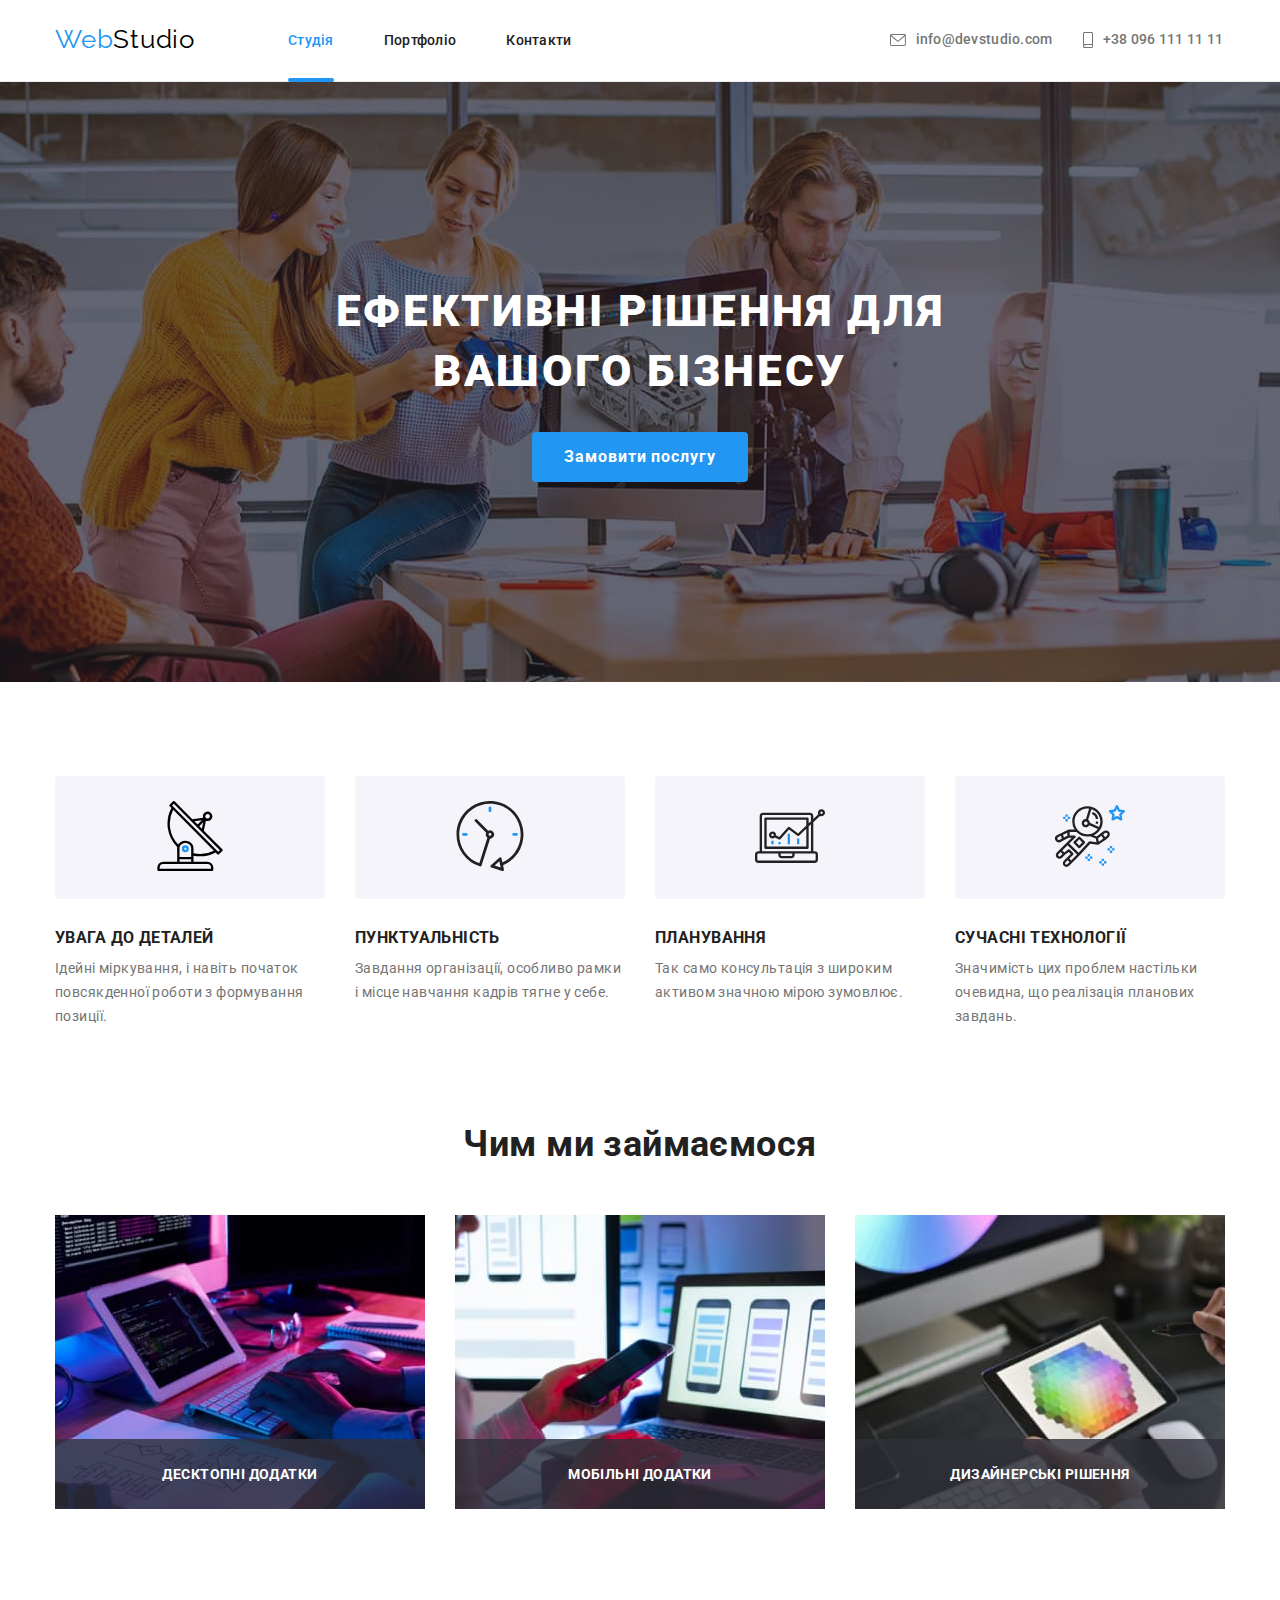
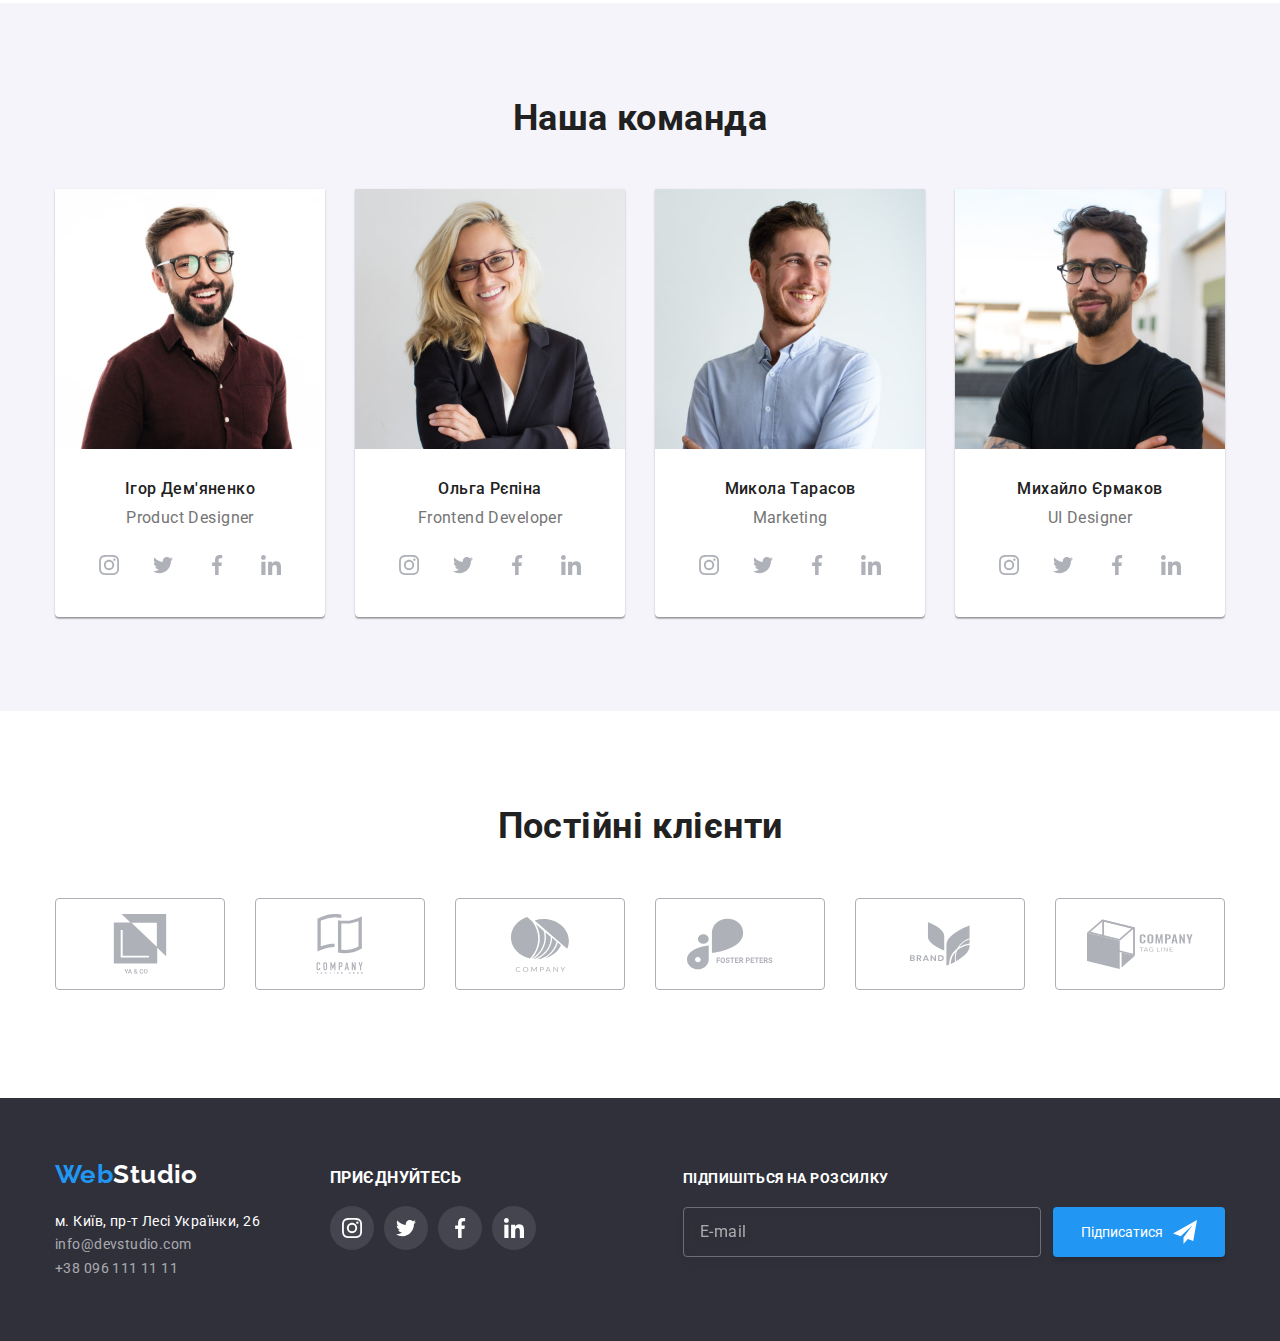
<file: index.html>
<!DOCTYPE html>
<html lang="en">
  <head>
    <meta charset="UTF-8" />
    <meta http-equiv="X-UA-Compatible" content="IE=edge" />
    <meta name="viewport" content="width=device-width, initial-scale=1.0" />
    <link rel="preconnect" href="https://fonts.googleapis.com" />
    <link rel="preconnect" href="https://fonts.gstatic.com" crossorigin />
    <link
      href="https://fonts.googleapis.com/css2?family=Raleway:wght@700&family=Roboto:wght@400;500;700;900&display=swap"
      rel="stylesheet"
    />
    <link rel="stylesheet" href="css/modern-normalize.css" />
    <link rel="stylesheet" href="css/main.min.css" />
    <title>Studio</title>
  </head>
  <body>
    
    <!--Header-->
    <header class="page-header">
      <div class="container page-header__content">
        <nav class="site-navigation">
          <a href="./index.html" class="site-navigation__logo"
            ><span class="site-navigation__label">Web</span
            ><span class="site-navigation__label">Studio</span>
          </a>
          <ul class="site-navigation__list">
            <li><a href="#" class="site-navigation__link site-navigation__link--active">Студія</a></li>
            <li><a href="./portfolio.html" class="site-navigation__link">Портфоліо</a></li>
            <li><a href="Contact" class="site-navigation__link">Контакти</a></li>
          </ul>
        </nav>
        <ul class="site-contacts">
          <li class="site-contacts__item">
            <a href="mailto:info@devstudio.com" class="site-contacts__link"
              ><svg width="16" height="12" class="site-contacts__icon">
                <use href="./img/icons.svg#icon-envelope-hover-1"></use>
              </svg>info@devstudio.com</a
            >           
          </li>
          <li class="site-contacts__item">
            <a href="tel:+380961111111" class="site-contacts__link site-contacts__link--identation">
              <svg width="10" height="16" class="site-contacts__icon">
              <use href="./img/icons.svg#icon-smartphone-1"></use>
            </svg>+38 096 111 11 11</a>
          </li>
        </ul>
      </div>
    </header>

    <!--Main-->
    <main>
      <!--Head-->
      <section class="section page-head">
        <div class="head-content">
          <h1 class="head-content__title">
            Ефективні рішення для вашого бізнесу
          </h1>
          <button type="button" class="head-content__button" data-modal-open>Замовити послугу</button>
          </div>

      <!--Modal-->
          <div class="backdrop is-hidden" data-modal>
            <div class="modal">
              <button data-modal-close class="modal__button">
                <svg width="18" height="18">
                  <use href="./img/icons.svg#icon-close"></use>
                </svg>
              </button>
              <!--Form-->
              <form class="form">
                <p class="form__text">Залиште свої дані, ми вам передзвонимо</p> 
              <div class="form-field">
                <label for="name" class="form-field__label">Ім'я</label>
                <input type="name" name="name" id="name" class="form-field__input"/>
                <svg width="18" height="18">
                  <use href="./img/icons.svg#icon-person-black"></use>
                </svg>
              </div>
              <div class="form-field">
                <label for="tel" class="form-field__label">Телефон</label>
                <input type="tel" name="tel" id="tel" class="form-field__input" />
                <svg width="18" height="18">
                  <use href="./img/icons.svg#icon-phone-black"></use>
                </svg>
              </div>
              <div class="form-field">
                <label for="email" class="form-field__label">Почта</label>
                <input type="email" name="email" id="email" class="form-field__input" />
                <svg width="18" height="18">
                  <use href="./img/icons.svg#icon-email-black"></use>
                </svg>
              </div>
              <div class="form-field">
                <label for="comment" class="form-field__label">Коментар</label>
                <textarea name="comment" id="comment" rows="8" placeholder="Введіть текст" class="form-field__comment"></textarea>
              </div>
              <div class="policy-checkbox">
                  <input type="checkbox" name="policy" id="policy" class="visually-hidden"/>
                  <button class="policy-checkbox__button">
                    <svg width="11" height="8">
                      <use href="./img/icons.svg#icon-check"></use>
                    </svg>
                  </button>
                <label for="policy" class="policy-checkbox__label">Погоджуюся з розсилкою та приймаю <a href="#" class="policy-checkbox__link">Умови договору </a> </label>
              </div>
                <button type="submit" class="form__button">Відправити</button>
            
            </form>
              
            </div>
          </div>
      </section>

      <!--Features-->
      <section class="section">
        <div class="container">
          <h2 class="visually-hidden">Переваги</h2>
          <ul class="precedence">
            <li class="precedence__item">
              <div class="precedence__icon">
                <svg width="70" height="70">
                  <use href="./img/icons.svg#icon-antenna-1"></use>
                </svg>
              </div>
              <h3 class="precedence__title">УВАГА ДО ДЕТАЛЕЙ</h3>
              <p class="precedence__text">
                Ідейні міркування, і навіть початок повсякденної роботи з
                формування позиції.
              </p>
            </li>
            <li class="precedence__item">
              <div class="precedence__icon">
                <svg width="70" height="70">
                  <use href="./img/icons.svg#icon-clock-1"></use>
                </svg>
              </div>
              <h3 class="precedence__title">ПУНКТУАЛЬНІСТЬ</h3>
              <p class="precedence__text">
                Завдання організації, особливо рамки і місце навчання кадрів
                тягне у себе.
              </p>
            </li>
            <li class="precedence__item">
              <div class="precedence__icon">
                <svg width="70" height="70">
                  <use href="./img/icons.svg#icon-diagram-1"></use>
                </svg>
              </div>
              <h3 class="precedence__title">ПЛАНУВАННЯ</h3>
              <p class="precedence__text">
                Так само консультація з широким активом значною мірою зумовлює.
              </p>
            </li>
            <li class="precedence__item">
              <div class="precedence__icon">
                <svg width="70" height="70">
                  <use href="./img/icons.svg#icon-astronaut-1"></use>
                </svg>
              </div>
              <h3 class="precedence__title">СУЧАСНІ ТЕХНОЛОГІЇ</h3>
              <p class="precedence__text">
                Значимість цих проблем настільки очевидна, що реалізація
                планових завдань.
              </p>
            </li>
          </ul>
        </div>
      </section>

      <!--Work-->
      <section class="section our-works">
        <div class="container">
          <h2 class="our-works__title">Чим ми займаємося</h2>
          <ul class="gallery">
            <li  class="gallery__item"> 
              <img
                class="gallery__image"
                src="img/process-writing-code.jpg"
                alt="Process writing code"
                width="370"
                height="294"
              />
            <div class="gallery__text">
              <p>Десктопні додатки</p>
            </div>
            </li>
            <li  class="gallery__item">  
              <img
                class="gallery__image"
                src="img/development-of-a-mobile-application.jpg"
                alt="Development of a mobile application"
                width="370"
                height="294"
              />
              <div class="gallery__text">
              <p>Мобільні додатки</p> 
            </div>
            </li>
            <li class="gallery__item">
              <img
                class="gallery__image"
                src="img/color-scheme.jpg"
                alt="Color scheme"
                width="370"
                height="294"
              />
              <div class="gallery__text">
              <p>Дизайнерські рішення</p> 
            </div>
            </li>
          </ul>
        </div>
      </section>

      <!--Team-->
      <section class="section our-team">
        <div class="container">
          <h2 class="our-team__title">Наша команда</h2>
          <ul class="portfolio-team">
            <li class="portfolio-team__item">
              <img
                src="img/ihor-demyanenko-photo.jpg"
                alt="Ihor Demyanenko photo"
                width="270"
                height="260"
              />
              <div class="portfolio-team__content">
                <h3 class="portfolio-team__name">Ігор Дем'яненко</h3>
                <p class="portfolio-team__text">Product Designer</p>
              </div>
              <ul class="portfolio-team__network">
                <li>
                  <a href="" class="portfolio-team__link">
                    <svg width="20" height="20" class="portfolio-team__icon">
                      <use href="./img/icons.svg#icon-instagram-2"></use>
                    </svg>
                  </a>
                </li>
                <li>
                  <a href="" class="portfolio-team__link">
                    <svg width="20" height="20" class="portfolio-team__icon">
                      <use href="./img/icons.svg#icon-twitter-1"></use>
                    </svg>
                  </a>
                </li>
                <li>
                  <a href="" class="portfolio-team__link">
                    <svg width="20" height="20" class="portfolio-team__icon">
                      <use href="./img/icons.svg#icon-facebook-1"></use>
                    </svg>
                  </a>
                </li>
                <li>
                  <a href="" class="portfolio-team__link">
                    <svg width="20" height="20" class="portfolio-team__icon">
                      <use href="./img/icons.svg#icon-linkedin-1"></use>
                    </svg>
                  </a>
                </li>
              </ul>
            </li>
            <li class="portfolio-team__item">
              <img
                src="img/olga-repina-photo.jpg"
                alt="Olga Repina photo"
                width="270"
                height="260"
              />
              <div class="portfolio-team__content">
                <h3 class="portfolio-team__name">Ольга Рєпіна</h3>
                <p class="portfolio-team__text">Frontend Developer</p>
              </div>
              <ul class="portfolio-team__network">
                <li>
                  <a href="" class="portfolio-team__link">
                    <svg width="20" height="20" class="portfolio-team__icon">
                      <use href="./img/icons.svg#icon-instagram-2"></use>
                    </svg>
                  </a>
                </li>
                <li>
                  <a href="" class="portfolio-team__link">
                    <svg width="20" height="20" class="portfolio-team__icon">
                      <use href="./img/icons.svg#icon-twitter-1"></use>
                    </svg>
                  </a>
                </li>
                <li>
                  <a href="" class="portfolio-team__link">
                    <svg width="20" height="20" class="portfolio-team__icon">
                      <use href="./img/icons.svg#icon-facebook-1"></use>
                    </svg>
                  </a>
                </li>
                <li>
                  <a href="" class="portfolio-team__link">
                    <svg width="20" height="20" class="portfolio-team__icon">
                      <use href="./img/icons.svg#icon-linkedin-1"></use>
                    </svg>
                  </a>
                </li>
              </ul>
            </li>
            <li class="portfolio-team__item">
              <img
                src="img/mykola-tarasov-photo.jpg"
                alt="Mykola Tarasov photo"
                width="270"
                height="260"
              />
              <div class="portfolio-team__content">
                <h3 class="portfolio-team__name">Микола Тарасов</h3>
                <p class="portfolio-team__text">Marketing</p>
              </div>
              <ul class="portfolio-team__network">
                <li>
                  <a href="" class="portfolio-team__link">
                    <svg width="20" height="20" class="portfolio-team__icon">
                      <use href="./img/icons.svg#icon-instagram-2"></use>
                    </svg>
                  </a>
                </li>
                <li>
                  <a href="" class="portfolio-team__link">
                    <svg width="20" height="20" class="portfolio-team__icon">
                      <use href="./img/icons.svg#icon-twitter-1"></use>
                    </svg>
                  </a>
                </li>
                <li>
                  <a href="" class="portfolio-team__link">
                    <svg width="20" height="20" class="portfolio-team__icon">
                      <use href="./img/icons.svg#icon-facebook-1"></use>
                    </svg>
                  </a>
                </li>
                <li>
                  <a href="" class="portfolio-team__link">
                    <svg width="20" height="20" class="portfolio-team__icon">
                      <use href="./img/icons.svg#icon-linkedin-1"></use>
                    </svg>
                  </a>
                </li>
              </ul>
            </li>
            <li class="portfolio-team__item">
              <img
                src="img/mykhailo-yermakov-photo.jpg"
                alt="Mykhailo Yermakov photo"
                width="270"
                height="260"
              />
              <div class="portfolio-team__content">
                <h3 class="portfolio-team__name">Михайло Єрмаков</h3>
                <p class="portfolio-team__text">UI Designer</p>
              </div>
              <ul class="portfolio-team__network">
                <li>
                  <a href="" class="portfolio-team__link">
                    <svg width="20" height="20" class="portfolio-team__icon">
                      <use href="./img/icons.svg#icon-instagram-2"></use>
                    </svg>
                  </a>
                </li>
                <li>
                  <a href="" class="portfolio-team__link">
                    <svg width="20" height="20" class="portfolio-team__icon">
                      <use href="./img/icons.svg#icon-twitter-1"></use>
                    </svg>
                  </a>
                </li>
                <li>
                  <a href="" class="portfolio-team__link">
                    <svg width="20" height="20" class="portfolio-team__icon">
                      <use href="./img/icons.svg#icon-facebook-1"></use>
                    </svg>
                  </a>
                </li>
                <li>
                  <a href="" class="portfolio-team__link">
                    <svg width="20" height="20" class="portfolio-team__icon">
                      <use href="./img/icons.svg#icon-linkedin-1"></use>
                    </svg>
                  </a>
                </li>
              </ul>
            </li>
          </ul>
        </div>
      </section>

      <!--Our clients-->
      <section class="section our-clients">
        <div class="container">
          <h2 class="our-clients__title">Постійні клієнти</h2>
          <ul class="regular-customers">
            <li>
              <a href="" class="regular-customers__link">
                <svg width="106" height="60" class="regular-customers__icon">
                  <use href="./img/icons.svg#icon-YaCo"></use>
                </svg>
              </a>
            </li>
            <li>
              <a href="" class="regular-customers__link">
                <svg width="106" height="60" class="regular-customers__icon">
                  <use href="./img/icons.svg#icon-Company-tagline-here"></use>
                </svg>
              </a>
            </li>
            <li>
              <a href="" class="regular-customers__link">
                <svg width="106" height="60" class="regular-customers__icon">
                  <use href="./img/icons.svg#icon-Company"></use>
                </svg>
              </a>
            </li>
            <li>
              <a href="" class="regular-customers__link">
                <svg width="106" height="60" class="regular-customers__icon">
                  <use href="./img/icons.svg#icon-Foster-Peters"></use>
                </svg>
              </a>
            </li>
            <li>
              <a href class="regular-customers__link">
                <svg width="106" height="60" class="regular-customers__icon">
                  <use href="./img/icons.svg#icon-Brand"></use>
                </svg>
              </a>
            </li>
            <li>
              <a href class="regular-customers__link">
                <svg width="106" height="60" class="regular-customers__icon">
                  <use href="./img/icons.svg#icon-Company-Tag-Line"></use>
                </svg>
              </a>
            </li>
          </ul>
        </div>
      </section>
    </main>

    <!--Footer-->
    <footer class="page-footer">
      <div class="container footer-content">
        <div>
          <a href="./index.html" class="footer-content__link"
            ><span class="footer-content__text">Web</span
            ><span class="footer-content__text">Studio</span></a
          >
          <address>
            <p class="footer-content__address">м. Київ, пр-т Лесі Українки, 26</p>
            <ul class="footer-content__contact">
              <li>
                <a href="mailto:info@devstudio.com" class="footer-content__information"
                  >info@devstudio.com</a
                >
              </li>
              <li>
                <a href="tel:+380961111111" class="footer-content__information"
                  >+38 096 111 11 11</a
                >
              </li>
            </ul>
          </address>
        </div>
        
        <!--Footer social network-->
        <div class="footer-network">
          <h3 class="footer-network__text">приєднуйтесь</h3>
          <ul class="footer-social-network">
            <li>
              <a href="" class="footer-social-network__link">
                <svg width="20" height="20" class="footer-social-network__icon">
                  <use href="./img/icons.svg#icon-instagram-2"></use>
                </svg>
              </a>
            </li>
            <li>
              <a href="" class="footer-social-network__link">
                <svg width="20" height="20" class="footer-social-network__icon">
                  <use href="./img/icons.svg#icon-twitter-1"></use>
                </svg>
              </a>
            </li>
            <li>
              <a href="" class="footer-social-network__link">
                <svg width="20" height="20" class="footer-social-network__icon">
                  <use href="./img/icons.svg#icon-facebook-1"></use>
                </svg>
              </a>
            </li>
            <li>
              <a href="" class="footer-social-network__link">
                <svg width="20" height="20" class="footer-social-network__icon">
                  <use href="./img/icons.svg#icon-linkedin-1"></use>
                </svg>
              </a>
            </li>
          </ul>
        </div>

        <!--Footer form-->
          <form action="" class="footer-form">
            <p class="footer-form__text">Підпишіться на розсилку</p>
            <div class="footer-form__thumb">
                <input type="email" name="user-email"  placeholder="E-mail" class="footer-form__input" required>
                <label for="user-email" class="footer-form__label"> </label>
              <button type="submit" class="footer-form__btn">
                Підписатися
              <svg width="24" height="24" class="footer-form__icon">
                <use href="./img/icons.svg#icon-send"></use>
              </svg>
              </button>
            </div> 
          </form>
      </div>
    </footer>

    <!--Script-->
    <script src="./js/modal.js"> </script>
  </body>
</html>
</file>
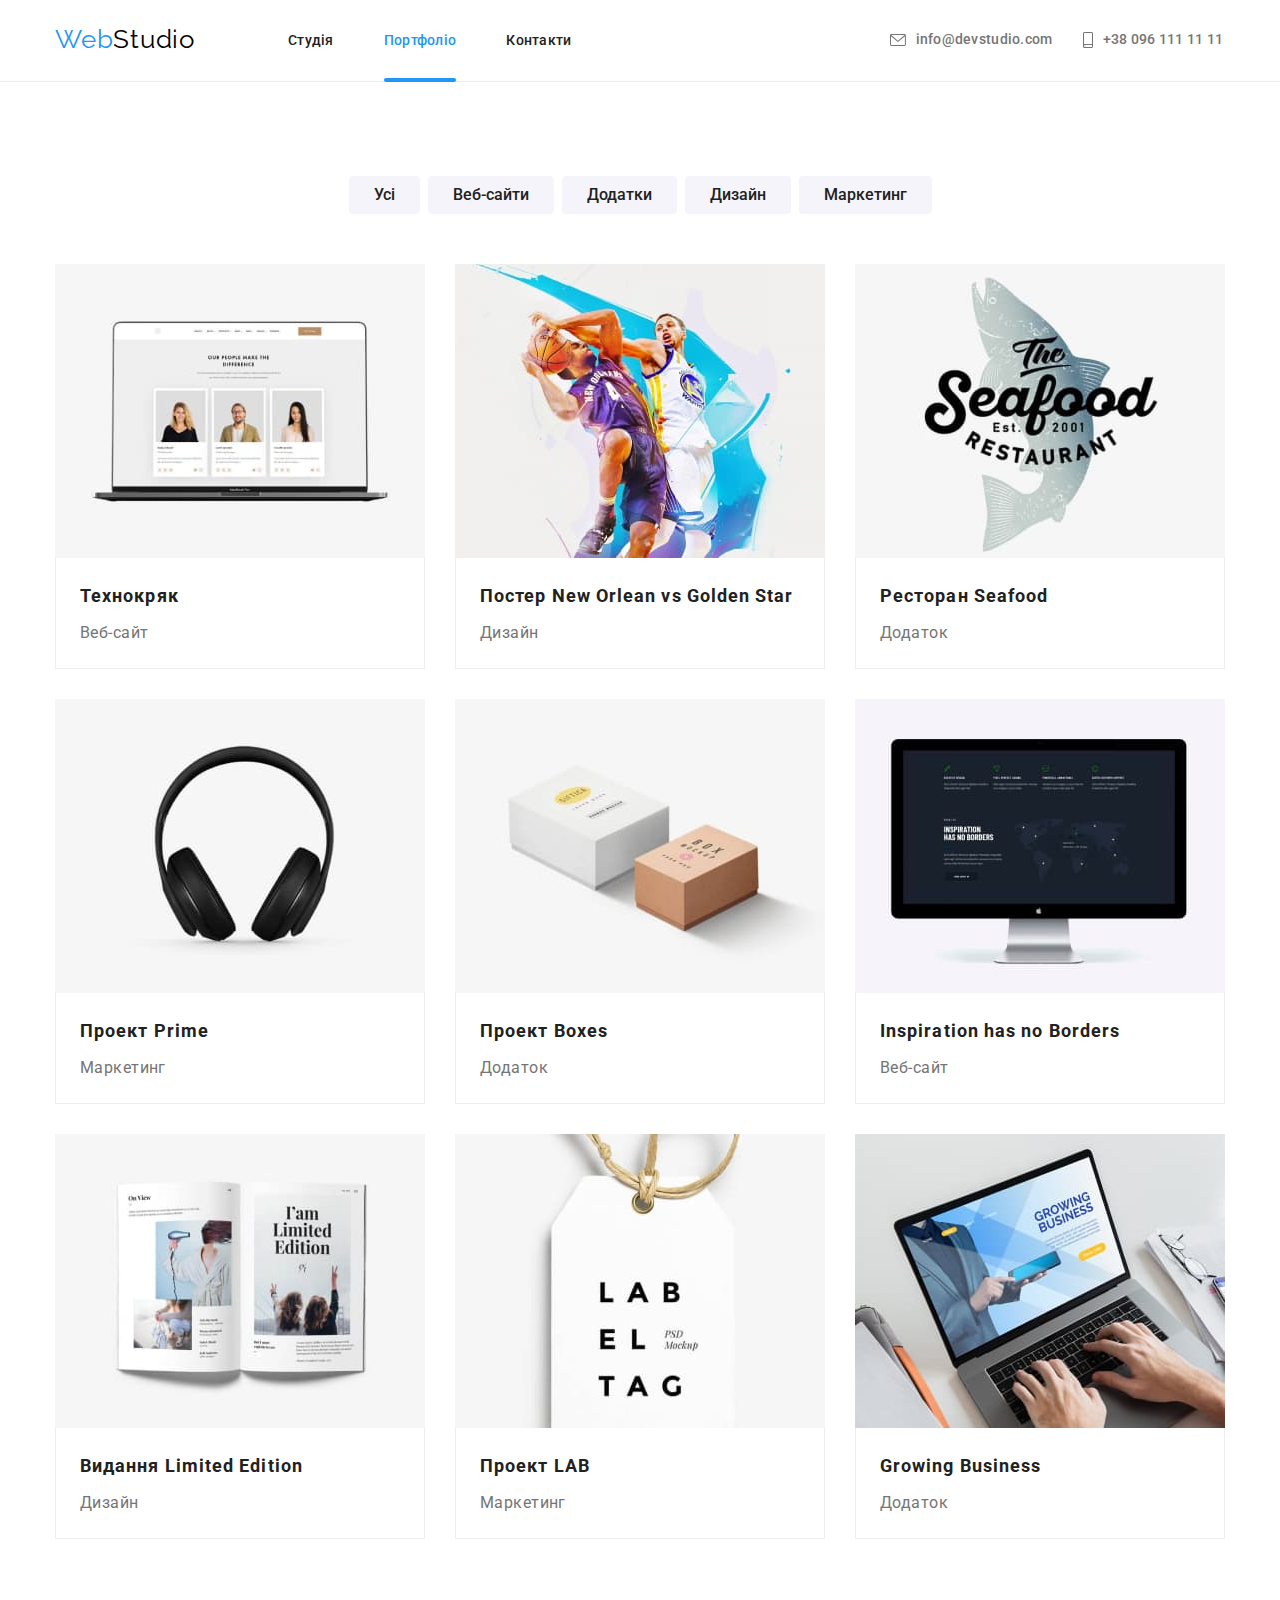
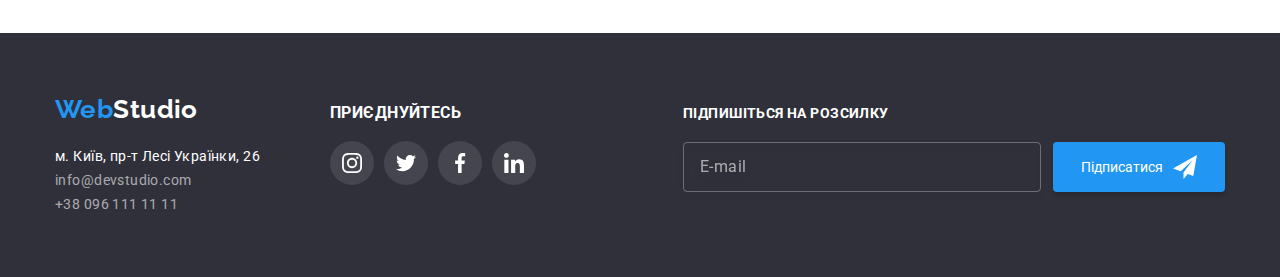
<file: portfolio.html>
<html lang="en">
  <head>
    <meta charset="UTF-8" />
    <meta http-equiv="X-UA-Compatible" content="IE=edge" />
    <meta name="viewport" content="width=device-width, initial-scale=1.0" />
    <link rel="preconnect" href="https://fonts.googleapis.com" />
    <link rel="preconnect" href="https://fonts.gstatic.com" crossorigin />
    <link
      href="https://fonts.googleapis.com/css2?family=Raleway:wght@700&family=Roboto:wght@400;500;700;900&display=swap"
      rel="stylesheet"
    />
    <link rel="stylesheet" href="css/modern-normalize.css" />
    <link rel="stylesheet" href="css/main.min.css" />

    <title>Portfolio</title>
  </head>
  <body>

    <!--Header-->
    <header class="page-header">
      <div class="container page-header__content">
        <nav class="site-navigation">
          <a href="./index.html" class="site-navigation__logo"
            ><span class="site-navigation__label">Web</span
            ><span class="site-navigation__label">Studio</span>
          </a>
          <ul class="site-navigation__list">
            <li><a href="./index.html" class="site-navigation__link">Студія</a></li>
            <li><a href="#" class="site-navigation__link site-navigation__link--active">Портфоліо</a></li>
            <li><a href="Contact" class="site-navigation__link">Контакти</a></li>
          </ul>
        </nav>
        <ul class="site-contacts">
          <li class="site-contacts__item">
            <a href="mailto:info@devstudio.com" class="site-contacts__link"
              ><svg width="16" height="12" class="site-contacts__icon">
                <use href="./img/icons.svg#icon-envelope-hover-1"></use>
              </svg>info@devstudio.com</a
            >           
          </li>
          <li class="site-contacts__item">
            <a href="tel:+380961111111" class="site-contacts__link site-contacts__link--identation">
              <svg width="10" height="16" class="site-contacts__icon">
              <use href="./img/icons.svg#icon-smartphone-1"></use>
            </svg>+38 096 111 11 11</a>
          </li>
        </ul>
      </div>
    </header>

    <!--Main-->
    <main>
      <!--Section-->
      <section class="section">
        <div class="container filters">
          <ul class="filters-navigation">
            <li>
              <button type="button" class="filters-navigation__button">Усі</button>
            </li>
            <li>
              <button type="button" class="filters-navigation__button">Веб-сайти</button>
            </li>
            <li>
              <button type="button" class="filters-navigation__button">Додатки</button>
            </li>
            <li>
              <button type="button" class="filters-navigation__button">Дизайн</button>
            </li>
            <li>
              <button type="button" class="filters-navigation__button">Маркетинг</button>
            </li>
          </ul>
        </div>
        <div class="container">
          <ul class="project">
            <li>
              <a href="" class="project__link">
                <div class="project__overlay">
                  <img
                    src="img/addendum.jpg"
                    alt="Addendum"
                    width="370"
                    height="294"
                  />
                  <p class="project__overlay-text">
                    Ресурс пропонує комплексні пропозиції з різним рівнем
                    функціоналу та сервісів. Все це дозволить відвідувачу
                    отримати вичерпні відомості про компанію чи приватну особу.
                  </p>
                </div>
                <div class="project__meta">
                  <h2 class="project__name">Технокряк</h2>
                  <p class="project__text">Веб-сайт</p>
                </div>
              </a>
            </li>

            <li>
              <a href="" class="project__link">
                <div class="project__overlay">
                  <img
                    src="img/new-orlean-golden-star-poster.jpg"
                    alt="New Orlean vs Golden Star poster"
                    width="370"
                    height="294"
                  />
                  <p class="project__overlay-text">
                    Ресурс пропонує комплексні пропозиції з різним рівнем
                    функціоналу та сервісів. Все це дозволить відвідувачу
                    отримати вичерпні відомості про компанію чи приватну особу.
                  </p>
                </div>
                <div class="project__meta">
                  <h3 class="project__name">
                    Постер New Orlean vs Golden Star
                  </h3>
                  <p class="project__text">Дизайн</p>
                </div>
              </a>
            </li>

            <li>
              <a href="" class="project__link">
                <div class="project__overlay">
                  <img
                    src="img/seafood-restaurant.jpg"
                    alt="Seafood Restaurant"
                    width="370"
                    height="294"
                  />
                  <p class="project__overlay-text">
                    Ресурс пропонує комплексні пропозиції з різним рівнем
                    функціоналу та сервісів. Все це дозволить відвідувачу
                    отримати вичерпні відомості про компанію чи приватну особу.
                  </p>
                </div>
                <div class="project__meta">
                  <h3 class="project__name">Ресторан Seafood</h3>
                  <p class="project__text">Додаток</p>
                </div>
              </a>
            </li>

            <li>
              <a href="" class="project__link">
                <div class="project__overlay">
                  <img
                    src="img/project-prime.jpg"
                    alt="Project Prime"
                    width="370"
                    height="294"
                  />
                  <p class="project__overlay-text">
                    Ресурс пропонує комплексні пропозиції з різним рівнем
                    функціоналу та сервісів. Все це дозволить відвідувачу
                    отримати вичерпні відомості про компанію чи приватну особу.
                  </p>
                </div>
                <div class="project__meta">
                  <h3 class="project__name">Проект Prime</h3>
                  <p class="project__text">Маркетинг</p>
                </div>
              </a>
            </li>

            <li>
              <a href="" class="project__link">
                <div class="project__overlay">
                  <img
                    src="img/project-boxes.jpg"
                    alt="Project Boxes"
                    width="370"
                    height="294"
                  />
                  <p class="project__overlay-text">
                    Ресурс пропонує комплексні пропозиції з різним рівнем
                    функціоналу та сервісів. Все це дозволить відвідувачу
                    отримати вичерпні відомості про компанію чи приватну особу.
                  </p>
                </div>
                <div class="project__meta">
                  <h3 class="project__name">Проект Boxes</h3>
                  <p class="project__text">Додаток</p>
                </div>
              </a>
            </li>

            <li>
              <a href="" class="project__link">
                <div class="project__overlay">
                  <img
                    src="img/inspiration-has-no-borders.jpg"
                    alt="Inspiration has no Borders"
                    width="370"
                    height="294"
                  />
                  <p class="project__overlay-text">
                    Ресурс пропонує комплексні пропозиції з різним рівнем
                    функціоналу та сервісів. Все це дозволить відвідувачу
                    отримати вичерпні відомості про компанію чи приватну особу.
                  </p>
                </div>
                <div class="project__meta">
                  <h3 class="project__name">
                    Inspiration has no Borders
                  </h3>
                  <p class="project__text">Веб-сайт</p>
                </div>
              </a>
            </li>

            <li>
              <a href="" class="project__link">
                <div class="project__overlay">
                  <img
                    src="img/limited-edition.jpg"
                    alt="Limited Edition"
                    width="370"
                    height="294"
                  />
                  <p class="project__overlay-text">
                    Ресурс пропонує комплексні пропозиції з різним рівнем
                    функціоналу та сервісів. Все це дозволить відвідувачу
                    отримати вичерпні відомості про компанію чи приватну особу.
                  </p>
                </div>
                <div class="project__meta">
                  <h3 class="project__name">Видання Limited Edition</h3>
                  <p class="project__text">Дизайн</p>
                </div>
              </a>
            </li>

            <li>
              <a href="" class="project__link">
                <div class="project__overlay">
                  <img
                    src="img/project-lab.jpg"
                    alt="Project LAB"
                    width="370"
                    height="294"
                  />
                  <p class="project__overlay-text">
                    Ресурс пропонує комплексні пропозиції з різним рівнем
                    функціоналу та сервісів. Все це дозволить відвідувачу
                    отримати вичерпні відомості про компанію чи приватну особу.
                  </p>
                </div>
                <div class="project__meta">
                  <h3 class="project__name">Проект LAB</h3>
                  <p class="project__text">Маркетинг</p>
                </div>
              </a>
            </li>

            <li>
              <a href="" class="project__link">
                <div class="project__overlay">
                  <img
                    src="img/growing-business.jpg"
                    alt="Growing Business"
                    width="370"
                    height="294"
                  />
                  <p class="project__overlay-text">
                    Ресурс пропонує комплексні пропозиції з різним рівнем
                    функціоналу та сервісів. Все це дозволить відвідувачу
                    отримати вичерпні відомості про компанію чи приватну особу.
                  </p>
                </div>
                <div class="project__meta">
                  <h3 class="project__name">Growing Business</h3>
                  <p class="project__text">Додаток</p>
                </div>
              </a>
            </li>
          </ul>
        </div>
      </section>
    </main>

    <!--Footer-->
    <footer class="page-footer">
      <div class="container footer-content">
        <div>
          <a href="./index.html" class="footer-content__link"
            ><span class="footer-content__text">Web</span
            ><span class="footer-content__text">Studio</span></a
          >
          <address>
            <p class="footer-content__address">м. Київ, пр-т Лесі Українки, 26</p>
            <ul class="footer-content__contact">
              <li>
                <a href="mailto:info@devstudio.com" class="footer-content__information"
                  >info@devstudio.com</a
                >
              </li>
              <li>
                <a href="tel:+380961111111" class="footer-content__information"
                  >+38 096 111 11 11</a
                >
              </li>
            </ul>
          </address>
        </div>
        
        <!--Footer social network-->
        <div class="footer-network">
          <h3 class="footer-network__text">приєднуйтесь</h3>
          <ul class="footer-social-network">
            <li>
              <a href="" class="footer-social-network__link">
                <svg width="20" height="20" class="footer-social-network__icon">
                  <use href="./img/icons.svg#icon-instagram-2"></use>
                </svg>
              </a>
            </li>
            <li>
              <a href="" class="footer-social-network__link">
                <svg width="20" height="20" class="footer-social-network__icon">
                  <use href="./img/icons.svg#icon-twitter-1"></use>
                </svg>
              </a>
            </li>
            <li>
              <a href="" class="footer-social-network__link">
                <svg width="20" height="20" class="footer-social-network__icon">
                  <use href="./img/icons.svg#icon-facebook-1"></use>
                </svg>
              </a>
            </li>
            <li>
              <a href="" class="footer-social-network__link">
                <svg width="20" height="20" class="footer-social-network__icon">
                  <use href="./img/icons.svg#icon-linkedin-1"></use>
                </svg>
              </a>
            </li>
          </ul>
        </div>

        <!--Footer form-->
          <form action="" class="footer-form">
            <p class="footer-form__text">Підпишіться на розсилку</p>
            <div class="footer-form__thumb">
                <input type="email" name="user-email"  placeholder="E-mail" class="footer-form__input" required>
                <label for="user-email" class="footer-form__label"> </label>
              <button type="submit" class="footer-form__btn">
                Підписатися
              <svg width="24" height="24" class="footer-form__icon">
                <use href="./img/icons.svg#icon-send"></use>
              </svg>
              </button>
            </div> 
          </form>
      </div>
    </footer>

  </body>
</html>
</file>
<file: css/main.min.css>
:root{--primary-text-color: #757575;--title-text-color: #212121;--accent-color: #2196f3;--secondary-color: #ffffff;--color: #000000;--third-color: rgba(255, 255, 255, 0.6);--icon-color: #afb1b8;--timing-function: 250ms cubic-bezier(0.4, 0, 0.2, 1)}body{font-family:"Roboto",sans-serif;color:var(--title-text-color);font-size:14px;background-color:#fff;letter-spacing:.03em;margin:0}img{display:block}p{margin:0}.section{padding-top:94px;padding-bottom:94px}.container{width:1200px;padding-left:15px;padding-right:15px;margin-left:auto;margin-right:auto}.page-header{display:block;border-bottom:1px solid #ececec;padding:0}.page-header__content{display:-webkit-box;display:-ms-flexbox;display:flex}.site-navigation{display:-webkit-box;display:-ms-flexbox;display:flex}.site-navigation__logo{font-family:"Raleway",sans-serif;font-size:26px;line-height:1.19;letter-spacing:.03em;text-decoration:none;padding:24px 0 25px 0;-webkit-box-align:center;-ms-flex-align:center;align-items:center}.site-navigation__label{color:var(--accent-color)}.site-navigation__label:last-child{color:var(--color)}.site-navigation__list{list-style-type:none;display:-webkit-box;display:-ms-flexbox;display:flex;gap:50px;margin:0;padding:0;margin-left:93px;padding:32px 0}.site-navigation__link{font-weight:500;line-height:1.14;letter-spacing:.02em;color:var(--title-text-color);text-decoration:none;-webkit-transition:color var(--timing-function);transition:color var(--timing-function)}.site-navigation__link:hover,.site-navigation__link:focus{color:var(--accent-color)}.site-navigation__link--active{position:relative;padding:32px 0;color:var(--accent-color)}.site-navigation__link--active::after{position:absolute;content:"";display:block;width:100%;height:4px;background-color:var(--accent-color);border-radius:2px;bottom:-2px}.site-contacts{list-style-type:none;display:-webkit-box;display:-ms-flexbox;display:flex;margin:0;padding:0;margin-left:318px;padding:32px 0}.site-contacts__item{display:-webkit-box;display:-ms-flexbox;display:flex}.site-contacts__link{font-weight:500;line-height:1.14;letter-spacing:.02em;color:var(--primary-text-color);text-decoration:none;-webkit-transition:color var(--timing-function);transition:color var(--timing-function)}.site-contacts__link:hover,.site-contacts__link:focus{color:var(--accent-color);fill:var(--accent-color)}.site-contacts__link--identation{margin-left:30px}.site-contacts__icon{fill:currentColor;margin-right:10px;vertical-align:middle}.page-head{padding:200px 0;background:#c4c4c4;margin:0;max-width:1600px;text-align:center;margin-left:auto;margin-right:auto;background-image:-webkit-gradient(linear, left top, right top, from(rgba(47, 48, 58, 0.4)), to(rgba(47, 48, 58, 0.4))),url(../img/backgroung-img.jpg);background-image:linear-gradient(to right, rgba(47, 48, 58, 0.4), rgba(47, 48, 58, 0.4)),url(../img/backgroung-img.jpg);background-repeat:no-repeat;background-size:cover;background-position:center}.head-content{position:relative}.head-content__title{font-weight:900;font-size:44px;line-height:1.36;letter-spacing:.06em;text-align:center;text-transform:uppercase;color:var(--secondary-color);margin:0;padding-bottom:30px;width:696px;margin-left:auto;margin-right:auto}.head-content__button{display:inline-block;padding:10px 32px;background-color:#2196f3;color:var(--secondary-color);border:0;cursor:pointer;font-family:"Roboto";border-radius:4px;font-weight:700;font-size:16px;line-height:1.875;letter-spacing:.06em;-webkit-transition:background-color var(--timing-function),-webkit-box-shadow var(--timing-function);transition:background-color var(--timing-function),-webkit-box-shadow var(--timing-function);transition:background-color var(--timing-function),box-shadow var(--timing-function);transition:background-color var(--timing-function),box-shadow var(--timing-function),-webkit-box-shadow var(--timing-function)}.head-content__button:hover{background-color:#188ce8;-webkit-box-shadow:0px 4px 4px rgba(0,0,0,.15);box-shadow:0px 4px 4px rgba(0,0,0,.15)}.backdrop{position:fixed;top:0;left:0;width:100%;height:100%;background:rgba(0,0,0,.2);-webkit-transition:opacity var(--timing-function),visibility var(--timing-function);transition:opacity var(--timing-function),visibility var(--timing-function)}.modal{position:absolute;width:528px;height:581px;background:#fff;-webkit-box-shadow:0px 1px 3px rgba(0,0,0,.12),0px 1px 1px rgba(0,0,0,.14),0px 2px 1px rgba(0,0,0,.2);box-shadow:0px 1px 3px rgba(0,0,0,.12),0px 1px 1px rgba(0,0,0,.14),0px 2px 1px rgba(0,0,0,.2);border-radius:4px;top:50%;left:50%;-webkit-transform:translate(-50%, -50%);transform:translate(-50%, -50%);padding:40px}.backdrop.is-hidden{opacity:0;pointer-events:none;visibility:hidden}.modal__button{position:absolute;display:-webkit-box;display:-ms-flexbox;display:flex;padding:6px;background:#fff;border:1px solid rgba(0,0,0,.1);border-radius:50%;cursor:pointer;top:8px;right:8px;-webkit-transition:fill var(--timing-function),border var(--timing-function);transition:fill var(--timing-function),border var(--timing-function)}.modal__button:hover,.modal__button:focus{fill:var(--accent-color);border:1px solid var(--accent-color)}.visually-hidden{position:absolute;white-space:nowrap;width:1px;height:1px;overflow:hidden;border:0;padding:0;clip:rect(0 0 0 0);-webkit-clip-path:inset(50%);clip-path:inset(50%);margin:-1px}.form__text{font-weight:700;font-size:20px;line-height:1.15;color:var(--title-text-color)}.form-field{display:-webkit-box;display:-ms-flexbox;display:flex;-webkit-box-orient:vertical;-webkit-box-direction:normal;-ms-flex-direction:column;flex-direction:column;position:relative;margin:10px 0}.form-field svg{position:absolute;display:inline-block;top:50%;left:12px}.form-field__label{padding-bottom:4px;text-align:left;font-weight:400;font-size:12px;line-height:1.17;letter-spacing:.01em;color:var(--primary-text-color)}.form-field__input{border:1px solid rgba(33,33,33,.2);border-radius:4px;outline-style:none;padding:11px 42px}.form-field__input:hover,.form-field__input:focus{border:1px solid #2196f3}.form-field__input:hover~svg,.form-field__input:focus~svg{fill:var(--accent-color)}.form-field:hover svg,.form-field:focus svg{fill:var(--accent-color)}.form-field__comment{resize:none;height:120px;padding:12px 16px;font-size:12px;line-height:1.1666666667;letter-spacing:.01em;border:1px solid rgba(33,33,33,.2);border-radius:4px;outline-style:none}.form-field__comment:hover,.form-field__comment:focus{border:1px solid #2196f3}.policy-checkbox{position:relative;margin:20px 0 30px 0;display:-webkit-box;display:-ms-flexbox;display:flex;-webkit-box-align:center;-ms-flex-align:center;align-items:center;-webkit-transform:translateX(30px);transform:translateX(30px);-webkit-transition:background-color var(--timing-function),border var(--timing-function);transition:background-color var(--timing-function),border var(--timing-function)}.policy-checkbox__button{position:absolute;width:16px;height:15px;border-radius:2px;border:2px solid #212121;cursor:pointer;background-color:rgba(0,0,0,0)}.policy-checkbox__button:hover,.policy-checkbox__button:focus{background-color:#2196f3;border:var(--accent-color)}.policy-checkbox__button svg{position:fixed;-webkit-transform:translate(-50%, -50%);transform:translate(-50%, -50%)}.policy-checkbox__label{font-weight:400;line-height:1.7142857143;color:var(--primary-text-color);padding-left:20px}.policy-checkbox__link{color:var(--accent-color)}.form__button{padding:10px 52px;font-weight:700;font-size:16px;line-height:30px;letter-spacing:.06em;color:var(--secondary-color);background:var(--accent-color);-webkit-box-shadow:0px 4px 4px rgba(0,0,0,.15);box-shadow:0px 4px 4px rgba(0,0,0,.15);border-radius:4px;border:0;cursor:pointer;-webkit-transition:background-color var(--timing-function);transition:background-color var(--timing-function)}.form__button:hover,.form__button:focus{background-color:#188ce8}.precedence{list-style-type:none;padding:0;margin:0;display:-webkit-box;display:-ms-flexbox;display:flex;gap:30px}.precedence__item{-ms-flex-preferred-size:calc((100% - 90px)/4);flex-basis:calc((100% - 90px)/4)}.precedence__icon{margin-bottom:30px;background:#f5f4fa;border-radius:4px;padding:25px 100px}.precedence__title{font-weight:700;line-height:1.14;text-transform:uppercase;color:var(--title-text-color);margin:0;padding-bottom:10px}.precedence__text{line-height:1.71;color:var(--primary-text-color);margin:0}.our-works{padding-top:0}.our-works__title{font-weight:700;font-size:36px;line-height:1.17;text-align:center;color:var(--title-text-color);margin:0}.gallery{list-style-type:none;margin:0;padding:0;display:-webkit-box;display:-ms-flexbox;display:flex;margin-top:50px;gap:30px}.gallery__item{position:relative}.gallery__image{mix-blend-mode:normal}.gallery__text{position:absolute;display:-webkit-box;display:-ms-flexbox;display:flex;width:100%;height:24%;bottom:0;left:0;margin:0;background:rgba(47,48,58,.8);font-weight:700;line-height:1.1428571429;text-align:center;-webkit-box-align:center;-ms-flex-align:center;align-items:center;-webkit-box-pack:center;-ms-flex-pack:center;justify-content:center;text-transform:uppercase;color:var(--secondary-color)}.our-team{background:#f5f4fa}.our-team__title{font-weight:700;font-size:36px;line-height:1.17;text-align:center;color:var(--title-text-color);margin:0}.portfolio-team{list-style-type:none;padding:0;margin:0;margin-top:50px;display:-webkit-box;display:-ms-flexbox;display:flex;gap:30px}.portfolio-team__item{background:#fff;-webkit-box-shadow:0px 1px 3px rgba(0,0,0,.12),0px 1px 1px rgba(0,0,0,.14),0px 2px 1px rgba(0,0,0,.2);box-shadow:0px 1px 3px rgba(0,0,0,.12),0px 1px 1px rgba(0,0,0,.14),0px 2px 1px rgba(0,0,0,.2);border-radius:0px 0px 4px 4px}.portfolio-team__content{margin:0;padding:30px 0 0 0}.portfolio-team__name{font-weight:500;font-size:16px;line-height:1.19;text-align:center;color:var(--title-text-color);margin:0}.portfolio-team__text{font-size:16px;line-height:1.19;text-align:center;color:var(--primary-text-color);margin:0;padding-top:10px}.portfolio-team__network{display:-webkit-box;display:-ms-flexbox;display:flex;list-style-type:none;padding:0;-webkit-box-pack:center;-ms-flex-pack:center;justify-content:center;gap:10px;padding:16px 0 30px 0}.portfolio-team__link{display:-webkit-box;display:-ms-flexbox;display:flex;padding:12px;border-radius:50%;-webkit-box-pack:center;-ms-flex-pack:center;justify-content:center;-webkit-box-align:center;-ms-flex-align:center;align-items:center;-webkit-transition:background-color var(--timing-function),fill var(--timing-function);transition:background-color var(--timing-function),fill var(--timing-function);border:red}.portfolio-team__link:hover,.portfolio-team__link:focus{background-color:#2196f3}.portfolio-team__link:hover .portfolio-team__icon,.portfolio-team__link:focus .portfolio-team__icon{fill:var(--secondary-color)}.portfolio-team__icon{fill:var(--icon-color);-webkit-transition:fill var(--timing-function);transition:fill var(--timing-function)}.our-clients__title{font-weight:700;font-size:36px;line-height:1.17;text-align:center;color:var(--title-text-color);margin:0;margin-bottom:50px}.regular-customers{display:-webkit-box;display:-ms-flexbox;display:flex;list-style-type:none;gap:30px;padding:0}.regular-customers__link{display:-webkit-box;display:-ms-flexbox;display:flex;padding:15px 31px;border:1px solid #afb1b8;border-radius:4px;background-color:rgba(0,0,0,0);-webkit-transition:border-color var(--timing-function);transition:border-color var(--timing-function)}.regular-customers__link:hover,.regular-customers__link:focus{border-color:#2196f3}.regular-customers__link:hover .regular-customers__icon,.regular-customers__link:focus .regular-customers__icon{fill:#2196f3}.regular-customers__link .regular-customers__icon{-webkit-transition:fill var(--timing-function);transition:fill var(--timing-function)}.regular-customers__icon{fill:var(--icon-color)}.page-footer{background:#2f303a;padding-top:60px;padding-bottom:60px}.footer-content{display:-webkit-box;display:-ms-flexbox;display:flex;-webkit-box-align:baseline;-ms-flex-align:baseline;align-items:baseline}.footer-content__link{font-family:"Raleway";font-weight:700;font-size:26px;line-height:1.19;text-decoration:none}.footer-content__text{color:var(--accent-color)}.footer-content__text:last-child{color:var(--secondary-color)}.footer-content__address{line-height:1.71;color:var(--secondary-color);font-style:normal;margin:0;margin-top:20px}.footer-content__contact{list-style-type:none;margin:0;padding:0}.footer-content__information{font-style:normal;line-height:1.71;color:var(--third-color);text-decoration:none;margin-top:9px;-webkit-transition:color var(--timing-function);transition:color var(--timing-function)}.footer-content__information:hover,.footer-content__information:focus{color:var(--accent-color)}.footer-network{margin-left:70px}.footer-network__text{font-weight:700;line-height:16px;text-transform:uppercase;color:var(--secondary-color);margin:0;padding-top:12px}.footer-social-network{margin:0;padding:0;display:-webkit-box;display:-ms-flexbox;display:flex;list-style-type:none;gap:10px;margin-top:20px}.footer-social-network__link{padding:12px;border-radius:50%;background:rgba(255,255,255,.1);display:-webkit-box;display:-ms-flexbox;display:flex;-webkit-box-pack:center;-ms-flex-pack:center;justify-content:center;-webkit-box-align:center;-ms-flex-align:center;align-items:center;-webkit-transition:background-color var(--timing-function);transition:background-color var(--timing-function)}.footer-social-network__link:hover,.footer-social-network__link:focus{background-color:var(--accent-color)}.footer-social-network__icon{fill:var(--secondary-color)}.footer-form{margin-left:auto}.footer-form__text{margin-bottom:20px;font-weight:700;line-height:1.14;text-transform:uppercase;color:var(--secondary-color)}.footer-form__thumb{display:-webkit-box;display:-ms-flexbox;display:flex;-webkit-box-align:center;-ms-flex-align:center;align-items:center}.footer-form__input{width:358px;padding:16px 16px;color:var(--secondary-color);background-color:inherit;border:1px solid rgba(255,255,255,.3);-webkit-filter:drop-shadow(0px 4px 4px rgba(0, 0, 0, 0.15));filter:drop-shadow(0px 4px 4px rgba(0, 0, 0, 0.15));border-radius:4px;outline:rgba(0,0,0,0);-webkit-transition:border var(--timing-function);transition:border var(--timing-function)}.footer-form__input:hover,.footer-form__input:focus{border:1px solid var(--accent-color)}.footer-form__input::-webkit-input-placeholder{font-weight:400;font-size:16px;line-height:20px;display:-webkit-box;display:flex;-webkit-box-align:center;align-items:center;letter-spacing:.03em;color:rgba(255,255,255,.6)}.footer-form__input::-moz-placeholder{font-weight:400;font-size:16px;line-height:20px;display:flex;align-items:center;letter-spacing:.03em;color:rgba(255,255,255,.6)}.footer-form__input:-ms-input-placeholder{font-weight:400;font-size:16px;line-height:20px;display:-ms-flexbox;display:flex;-ms-flex-align:center;align-items:center;letter-spacing:.03em;color:rgba(255,255,255,.6)}.footer-form__input::-ms-input-placeholder{font-weight:400;font-size:16px;line-height:20px;display:-ms-flexbox;display:flex;-ms-flex-align:center;align-items:center;letter-spacing:.03em;color:rgba(255,255,255,.6)}.footer-form__input::placeholder{font-weight:400;font-size:16px;line-height:20px;display:-webkit-box;display:-ms-flexbox;display:flex;-webkit-box-align:center;-ms-flex-align:center;align-items:center;letter-spacing:.03em;color:rgba(255,255,255,.6)}.footer-form__label{display:inline-block;position:absolute;top:50%;left:16px;-webkit-transform:translateY(-50%);transform:translateY(-50%);-webkit-transition:-webkit-transform var(--timing-function);transition:-webkit-transform var(--timing-function);transition:transform var(--timing-function);transition:transform var(--timing-function), -webkit-transform var(--timing-function);font-size:16px;line-height:1.25;color:var(--secondary-color)}.footer-form__btn{display:-webkit-box;display:-ms-flexbox;display:flex;-webkit-box-pack:center;-ms-flex-pack:center;justify-content:center;-webkit-box-align:center;-ms-flex-align:center;align-items:center;cursor:pointer;color:var(--secondary-color);background-color:#2196f3;-webkit-box-shadow:0px 4px 4px rgba(0,0,0,.15);box-shadow:0px 4px 4px rgba(0,0,0,.15);border-radius:4px;padding:13px 28px;margin-left:12px;border:0;-webkit-transition:background-color var(--timing-function);transition:background-color var(--timing-function)}.footer-form__btn:hover,.footer-form__btn:focus{background-color:#188ce8}.footer-form__icon{fill:var(--secondary-color);margin-left:10px}.filters{margin-bottom:50px}.filters-navigation{list-style-type:none;padding:0;margin:0;display:-webkit-box;display:-ms-flexbox;display:flex;gap:8px;-webkit-box-pack:center;-ms-flex-pack:center;justify-content:center}.filters-navigation__button{display:inline-block;padding:6px 22px;background:#f5f4fa;background-color:rgba(0,0,0,0);border-radius:4px;font-weight:500;font-size:16px;line-height:1.625;text-align:center;color:var(--title-text-color);cursor:pointer;border:0;background:#f5f4fa;border-radius:4px;-webkit-transition:color var(--timing-function),background-color var(--timing-function),-webkit-box-shadow var(--timing-function);transition:color var(--timing-function),background-color var(--timing-function),-webkit-box-shadow var(--timing-function);transition:color var(--timing-function),box-shadow var(--timing-function),background-color var(--timing-function);transition:color var(--timing-function),box-shadow var(--timing-function),background-color var(--timing-function),-webkit-box-shadow var(--timing-function)}.filters-navigation__button:first-child{padding:6px 25px}.filters-navigation__button:hover,.filters-navigation__button:focus{color:var(--secondary-color);background-color:var(--accent-color);-webkit-box-shadow:0px 3px 1px rgba(0,0,0,.1),0px 1px 2px rgba(0,0,0,.08),0px 2px 2px rgba(0,0,0,.12);box-shadow:0px 3px 1px rgba(0,0,0,.1),0px 1px 2px rgba(0,0,0,.08),0px 2px 2px rgba(0,0,0,.12)}.project{list-style-type:none;margin:0;padding:0;display:-webkit-box;display:-ms-flexbox;display:flex;-ms-flex-wrap:wrap;flex-wrap:wrap;gap:30px}.project__link{display:block;text-decoration:none;-webkit-transition:-webkit-box-shadow var(--timing-function);transition:-webkit-box-shadow var(--timing-function);transition:box-shadow var(--timing-function);transition:box-shadow var(--timing-function), -webkit-box-shadow var(--timing-function)}.project__link:hover,.project__link:focus{-webkit-box-shadow:0px 1px 1px rgba(0,0,0,.12),0px 4px 4px rgba(0,0,0,.06),1px 4px 6px rgba(0,0,0,.16);box-shadow:0px 1px 1px rgba(0,0,0,.12),0px 4px 4px rgba(0,0,0,.06),1px 4px 6px rgba(0,0,0,.16)}.project__link:hover .project__overlay-text{-webkit-transform:translateY(0);transform:translateY(0);opacity:1}.project__overlay{position:relative;overflow:hidden}.project__overlay-text{position:absolute;margin:0;top:0;left:0;width:100%;height:100%;padding:63px 24px;background:rgba(33,150,243,.9);font-weight:400;font-size:18px;line-height:1.56;color:var(--secondary-color);-webkit-transform:translateY(100%);transform:translateY(100%);opacity:0;-webkit-transition:var(--timing-function);transition:var(--timing-function)}.project__meta{border:1px solid #eee;border-top:none;padding:20px 24px}.project__name{font-weight:700;font-size:18px;line-height:2;letter-spacing:.06em;color:var(--title-text-color);margin:0}.project__text{font-size:16px;line-height:1.875;color:var(--primary-text-color);margin:0;padding-top:4px}/*# sourceMappingURL=main.min.css.map */
</file>
